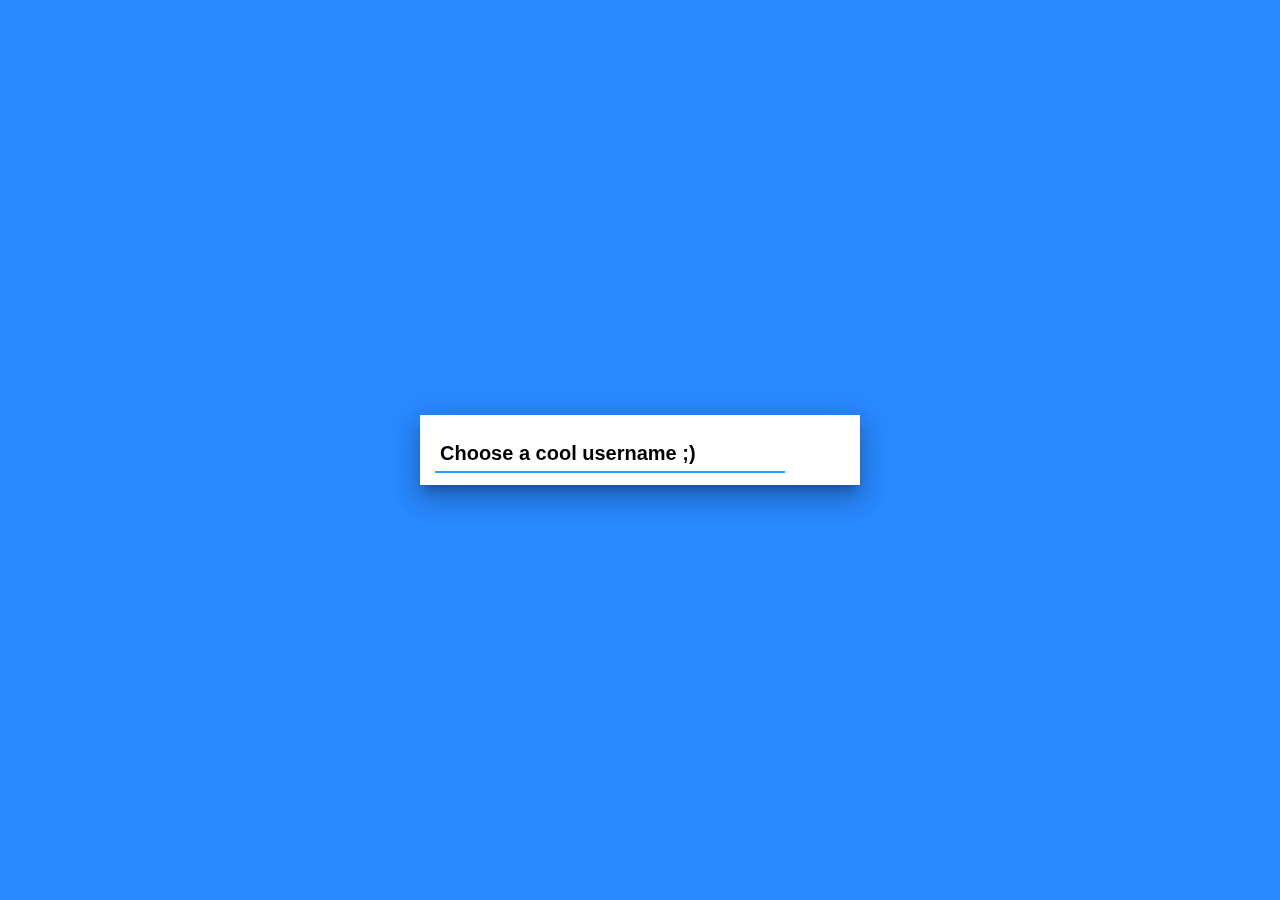
<file: index.html>
<!-- /*
Project: Pong 
Created By: Yash Paliwal
Date Created: 04-05-2020
Date Updated: 28-05-2020
Description: This is a input form html to get username of player and store in cache
*/ -->

<!DOCTYPE html>
<html>
    <head>
        <title>Table Tennis</title>
        <link rel="stylesheet" type="text/css" href="css/style.css">
    </head>
    <body>
        <div id="progress">
        </div>
        <div class="center">
            <div id="register">
                <i id="progressButton" class="ion-android-arrow-forward next"></i>
                <div id="inputContainer">
                    <input id="inputField" required autofocus />
                    <label id="inputLabel"></label>
                    <div id="inputProgress"></div>
                </div>
            </div>
        </div> 
    </body>
    <script type="text/javascript" src="js/main.js"></script>
    <script type="text/javascript" src="js/init.js"></script>
</html>
</file>
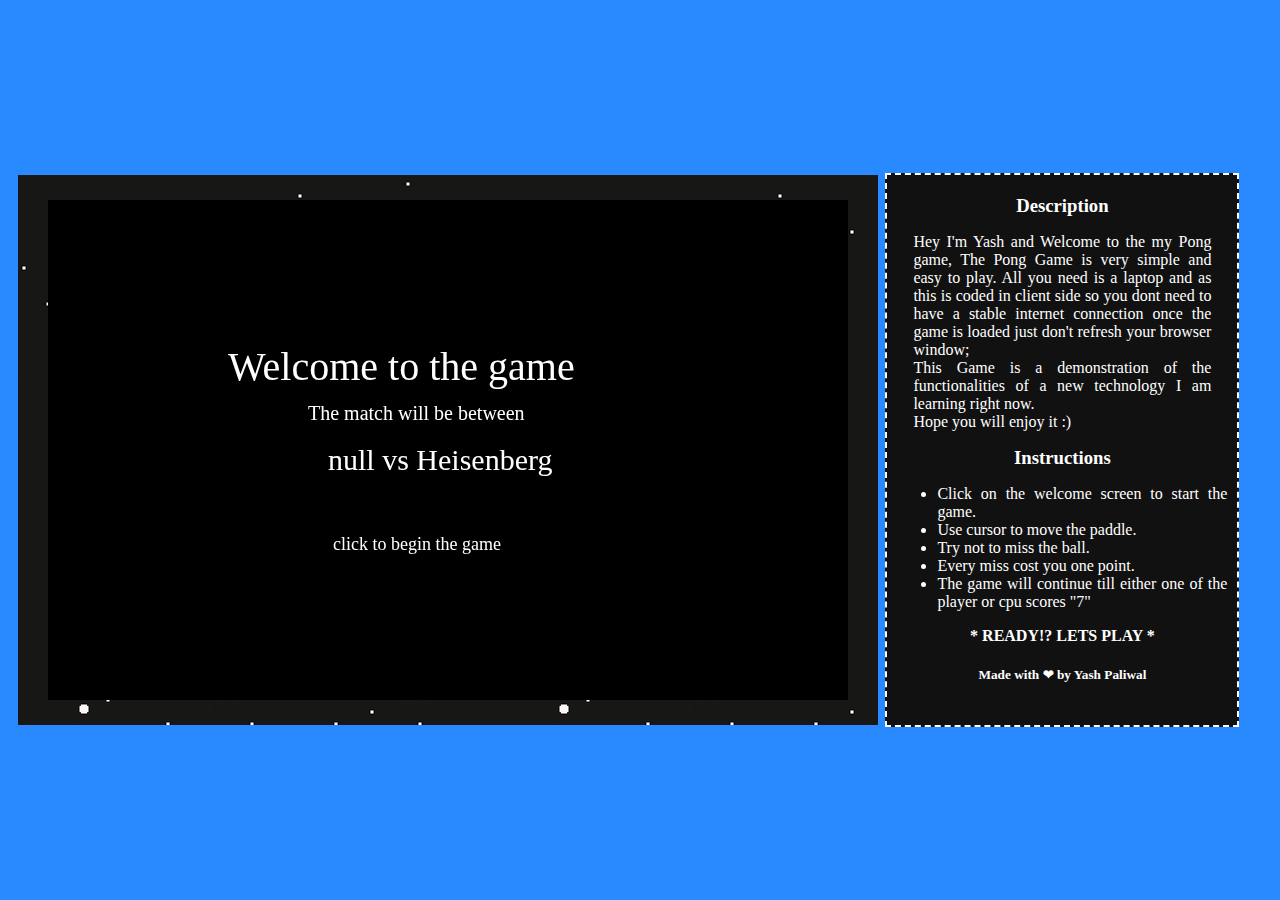
<file: game.html>
<!-- 
Project: Pong 
Created By: Yash Paliwal
Date Created: 04_MAY-2020
Date Updated: 28_MAY-2020
Description: This is a game ui page here I used canvas on which ill draw all the game elements
 -->
<!DOCTYPE html>
<html>
    <head>
        <title>The Pong - Yash Paliwal</title>
        <link rel="stylesheet" type="text/css" href="css/style.css">
        <!-- <iframe width="0" height="0" src="https://www.youtube.com/watch?v=B7xai5u_tnk" allow="autoplay" frameborder="0" allowfullscreen></iframe> -->
    </head>
    <body onbeforeunload="CallbackFunction();">

        <div class="centerContainer">
            <canvas id="gameCanvas" width="800" height="500" class="clsCanvas"></canvas>
        </div>
        <div class="instuctionDiv">
            <h3>Description</h3>
            <p>Hey I'm Yash and Welcome to the my Pong game, The Pong Game is very simple and 
                easy to play. All you need is a laptop and as this is coded in
                client side so you dont need to have a stable internet connection once the 
                game is loaded just don't refresh your browser window;
                <br>
                This Game is a demonstration of the functionalities of a new technology I am learning right now.
                <br>
                Hope you will enjoy it :)
            </p>    
            <h3>Instructions</h3>
            <ul>
                <li>Click on the welcome screen to start the game.</li>
                <li>Use cursor to move the paddle.</li>
                <li>Try not to miss the ball.</li>
                <li>Every miss cost you one point.</li>
                <li>The game will continue till either one of the player or cpu scores "7"</li>
            </ul>
            <h4>* READY!? LETS PLAY *</h4>
            <h5>Made with ❤ by Yash Paliwal</h5></p>
        </div>
    </body>

    <!-- scripts-->
    <script type="text/javascript" src="js/main.js"></script>    
</html>
</file>
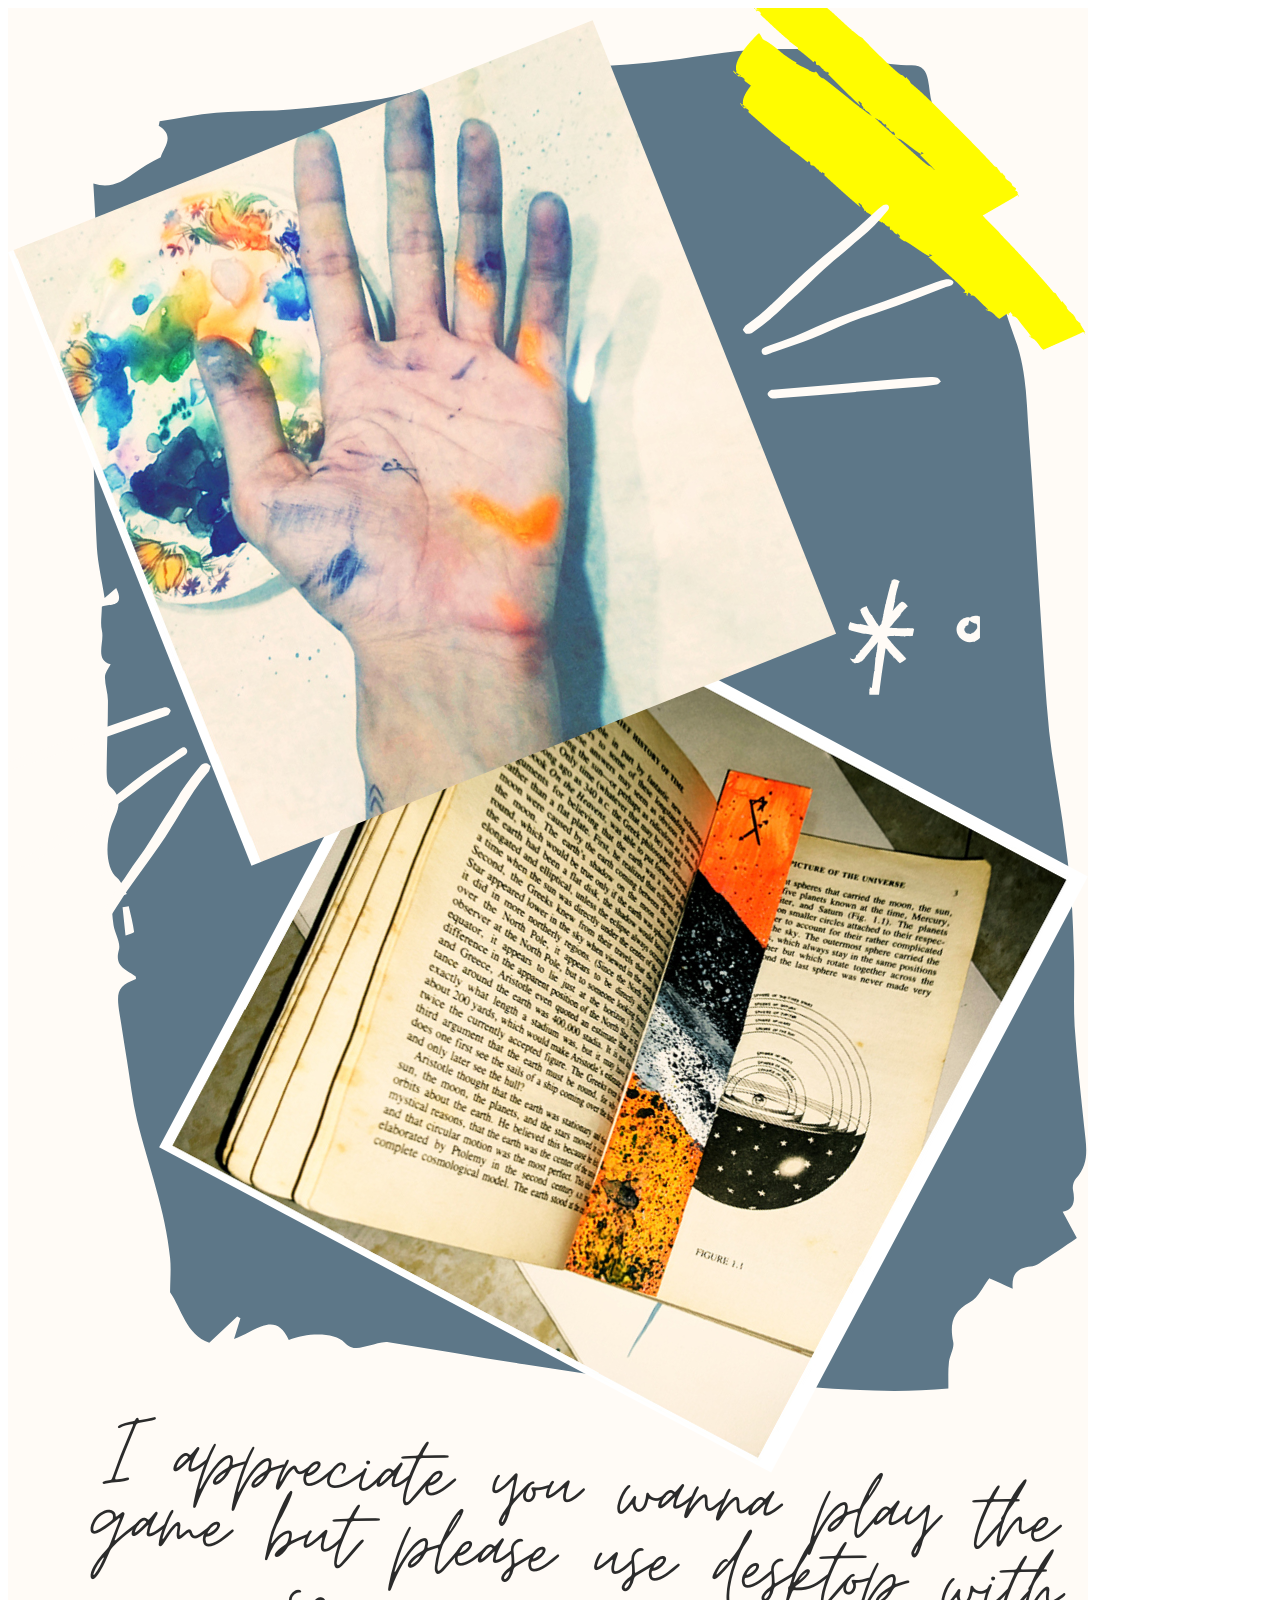
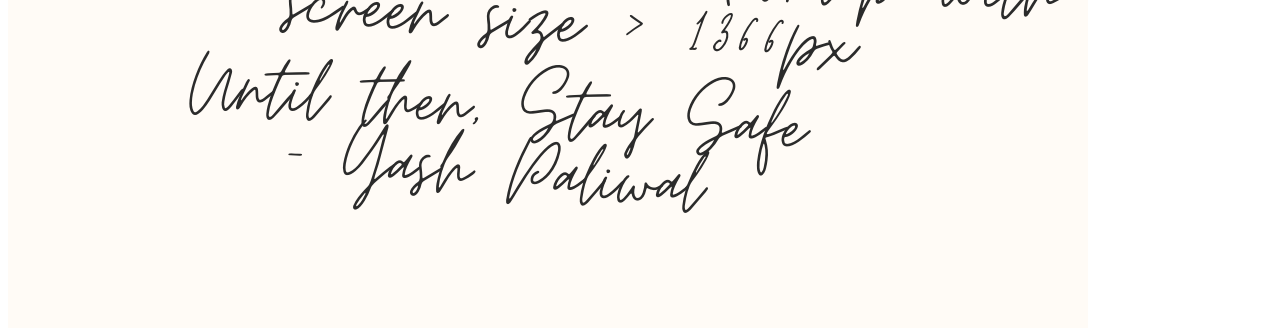
<file: landing.html>
<!-- 
Project: Pong 
Created By: Yash Paliwal
Date Created: 04-MAY-2021
Date Updated: 28_MAY-2021
Description: if screen size is small
 -->
<!DOCTYPE html>
<html>
    <head>
        <title>The Pong - Yash Paliwal</title>
        <style>
            div{
                width: 1080px;
                height: 1920px;
                /* background-color: aliceblue; */
                background-image: url('img/landing.png');
                background-size: contain;
            }
        </style>
    </head>
    <body >
        <div>
        </div>
    </body>
</html>
</file>
<file: css/style.css>
/*
Project: Pong 
Created By: Yash Paliwal
Date Created: 24-04-2020
Date Updated: 28-05-2020
Description: css file
*/
body {
  margin: 0;
  background: #2989ff;
  font-family: 'Roboto', sans-serif;
}

/* Form css */
h1 {
  position: relative;
  color: #fff;
  opacity: 0;
  transition: .8s ease-in-out;
}

h1:hover {
  cursor: pointer;
  color: #ff4d4d !important;
  border-color: #3d3d3d !important;
  transition: all 0.4s ease 0s;
}

#progress {
  position: absolute;
  background: #111;
  height: 100vh;
  width: 0;
  transition: width 0.2s ease-in-out;
}

.center {
  height: 100vh;
  display: flex;
  justify-content: center;
  align-items: center;
}

#register {
  background: #fff;
  position: relative;
  width: 410px;
  padding: 2px 15px 20px 15px;
  box-shadow: 0 16px 24px 2px rgba(0,0,0,0.14), 0 6px 30px 5px rgba(0,0,0,0.12), 0 8px 10px -5px rgba(0,0,0,0.3);
  transition: transform .1s ease-in-out;
}

#register.close {
  width: 0;
  padding: 0;
  overflow: hidden;
  transition: .8s ease-in-out;
  box-shadow: 0 16px 24px 2px rgba(0,0,0,0);
}

#inputContainer {
  position: relative;
  opacity: 0;
  width: 350px;
  margin-top: 25px;
  transition: opacity .3s ease-in-out;
}

#inputContainer input {
  width: 100%;
  padding: 0 5px;
  border: none;
  font-size: 20px;
  font-weight: bold;
  outline: 0;
  background: transparent;
  box-shadow:none;
}

#inputLabel {
  position: absolute;
  pointer-events: none;
  top: 0;
  left: 0;
  font-size: 20px;
  font-weight: bold;
  padding: 0 5px;
  transition: .2s ease-in-out;
}

#inputContainer input:valid + #inputLabel {
  top: -15px;
  font-size: 11px;
  font-weight: normal;
  color: #9e9e9e;
}

#inputProgress {
  position: absolute;
  border-bottom: 2px solid #25a3ff;
  padding: 3px 0;
  width: 0;
  transition: width .6s ease-in-out;
}

/* game UI css */

.centerContainer { 
  float: left;
  background-image: url("../img/stars.gif");
  margin: 0;
  position: absolute;
  align-items: center;
  width: 860px;
  height: 550px;
  top: 50%;
  left: 35%;
  /* for different browsers */
  -ms-transform: translate(-50%, -50%); 
  -webkit-transform: translate(-50%, -50%);
  -o-transform: translate(-50%, -50%);
  transform: translate(-50%, -50%);
}
.clsCanvas{
  position: absolute;
  top: 50%;
  left: 50%;
  transform: translate(-50%, -50%);
}

.instuctionDiv {
  padding: 10px;
  float: left;
  background-color: #111;
  margin: 0;
  position: absolute;
  align-items: center;
  text-align: center;
  width: 330px;
  height: 530px;
  border: 2px dashed white;
  color: white;
  font-family:Roboto, Oxygen, Ubuntu;
  top: 50%;
  left: 83%;
  /* for different browsers */
  -ms-transform: translate(-50%, -50%); 
  -webkit-transform: translate(-50%, -50%);
  -o-transform: translate(-50%, -50%);
  transform: translate(-50%, -50%);
}
p{
  margin:16px;
  text-align: justify;
}
ul{
  text-align: justify;
}
h3, h4{
  margin: 10px;
}
</file>
